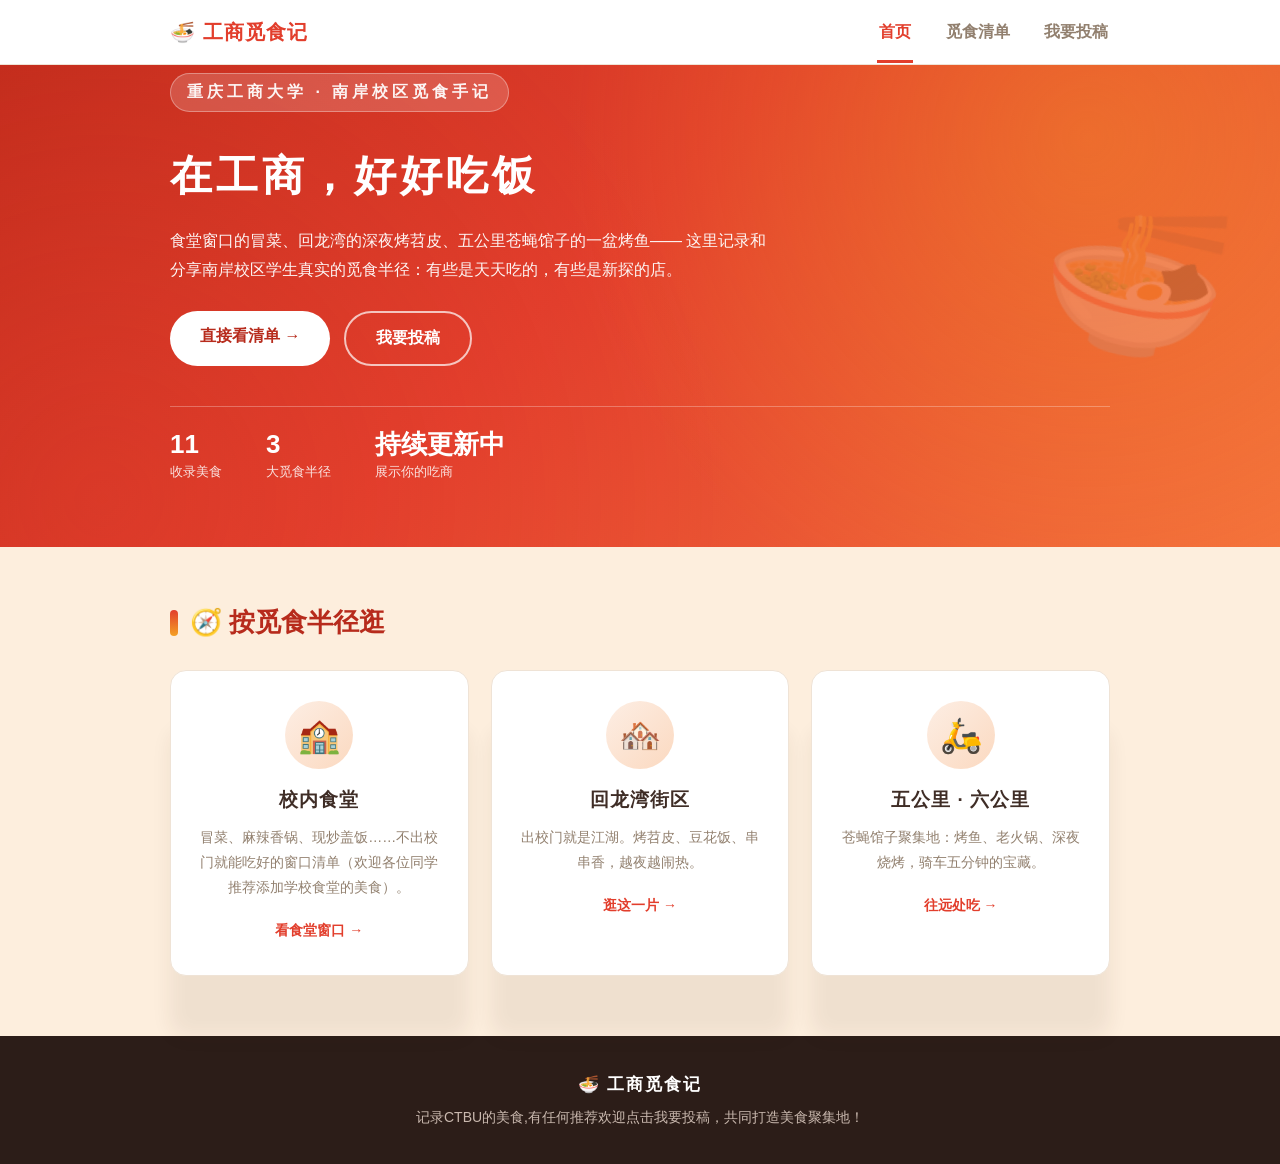
<file: index.html>
<!DOCTYPE html>
<html lang="zh-CN">
<head>
  <meta charset="UTF-8">
  <meta name="viewport" content="width=device-width, initial-scale=1.0">
  <meta name="description" content="工商觅食记 —— 记录重庆工商大学南岸校区的每一顿好饭：食堂、回龙湾、五公里。">
  <title>工商觅食记 | 首页</title>
  <link rel="stylesheet" href="css/style.css">
  <link rel="icon" href="favicon.ico" sizes="16x16 32x32 48x48 64x64">
  <link rel="icon" type="image/svg+xml" href="images/favicon.svg">
</head>
<body>

  <header class="site-header">
    <div class="container header-inner">
      <a class="logo" href="index.html">🍜 工商觅食记</a>
      <nav class="site-nav" aria-label="主导航">
        <a href="index.html" class="active" aria-current="page">首页</a>
        <a href="foods.html">觅食清单</a>
        <a href="share.html">我要投稿</a>
      </nav>
    </div>
  </header>

  <main>
    <section class="hero">
      <div class="hero-deco">🍜</div>
      <div class="container">
        <p class="hero-kicker">重庆工商大学 · 南岸校区觅食手记</p>
        <h1>在工商，好好吃饭</h1>
        <p>
          食堂窗口的冒菜、回龙湾的深夜烤苕皮、五公里苍蝇馆子的一盆烤鱼——
          这里记录和分享南岸校区学生真实的觅食半径：有些是天天吃的，有些是新探的店。
        </p>
        <div class="hero-actions">
          <a class="btn btn-primary" href="foods.html">直接看清单 →</a>
          <a class="btn btn-ghost" href="share.html">我要投稿</a>
        </div>
        <ul class="hero-stats">
          <li><strong>11</strong><span>收录美食</span></li>
          <li><strong>3</strong><span>大觅食半径</span></li>
          <li><strong>持续更新中</strong><span>展示你的吃商</span></li>
        </ul>
      </div>
    </section>

    <section class="picks container">
      <h2 class="section-title">🧭 按觅食半径逛</h2>
      <div class="grid">
        <article class="card">
          <div class="card-emoji">🏫</div>
          <h3>校内食堂</h3>
          <p>冒菜、麻辣香锅、现炒盖饭……不出校门就能吃好的窗口清单（欢迎各位同学推荐添加学校食堂的美食）。</p>
          <a class="card-link" href="foods.html#tab-canteen">看食堂窗口 →</a>
        </article>
        <article class="card">
          <div class="card-emoji">🏘️</div>
          <h3>回龙湾街区</h3>
          <p>出校门就是江湖。烤苕皮、豆花饭、串串香，越夜越闹热。</p>
          <a class="card-link" href="foods.html#tab-huilongwan">逛这一片 →</a>
        </article>
        <article class="card">
          <div class="card-emoji">🛵</div>
          <h3>五公里 · 六公里</h3>
          <p>苍蝇馆子聚集地：烤鱼、老火锅、深夜烧烤，骑车五分钟的宝藏。</p>
          <a class="card-link" href="foods.html#tab-wugongli">往远处吃 →</a>
        </article>
      </div>
    </section>
  </main>

  <button id="backTop" class="back-top" aria-label="返回顶部">↑</button>

  <footer class="site-footer">
    <div class="container">
      <p class="footer-logo">🍜 工商觅食记</p>
      <p>记录CTBU的美食,有任何推荐欢迎点击我要投稿，共同打造美食聚集地！</p>
    </div>
  </footer>

  <script src="js/main.js"></script>
</body>
</html>
</file>
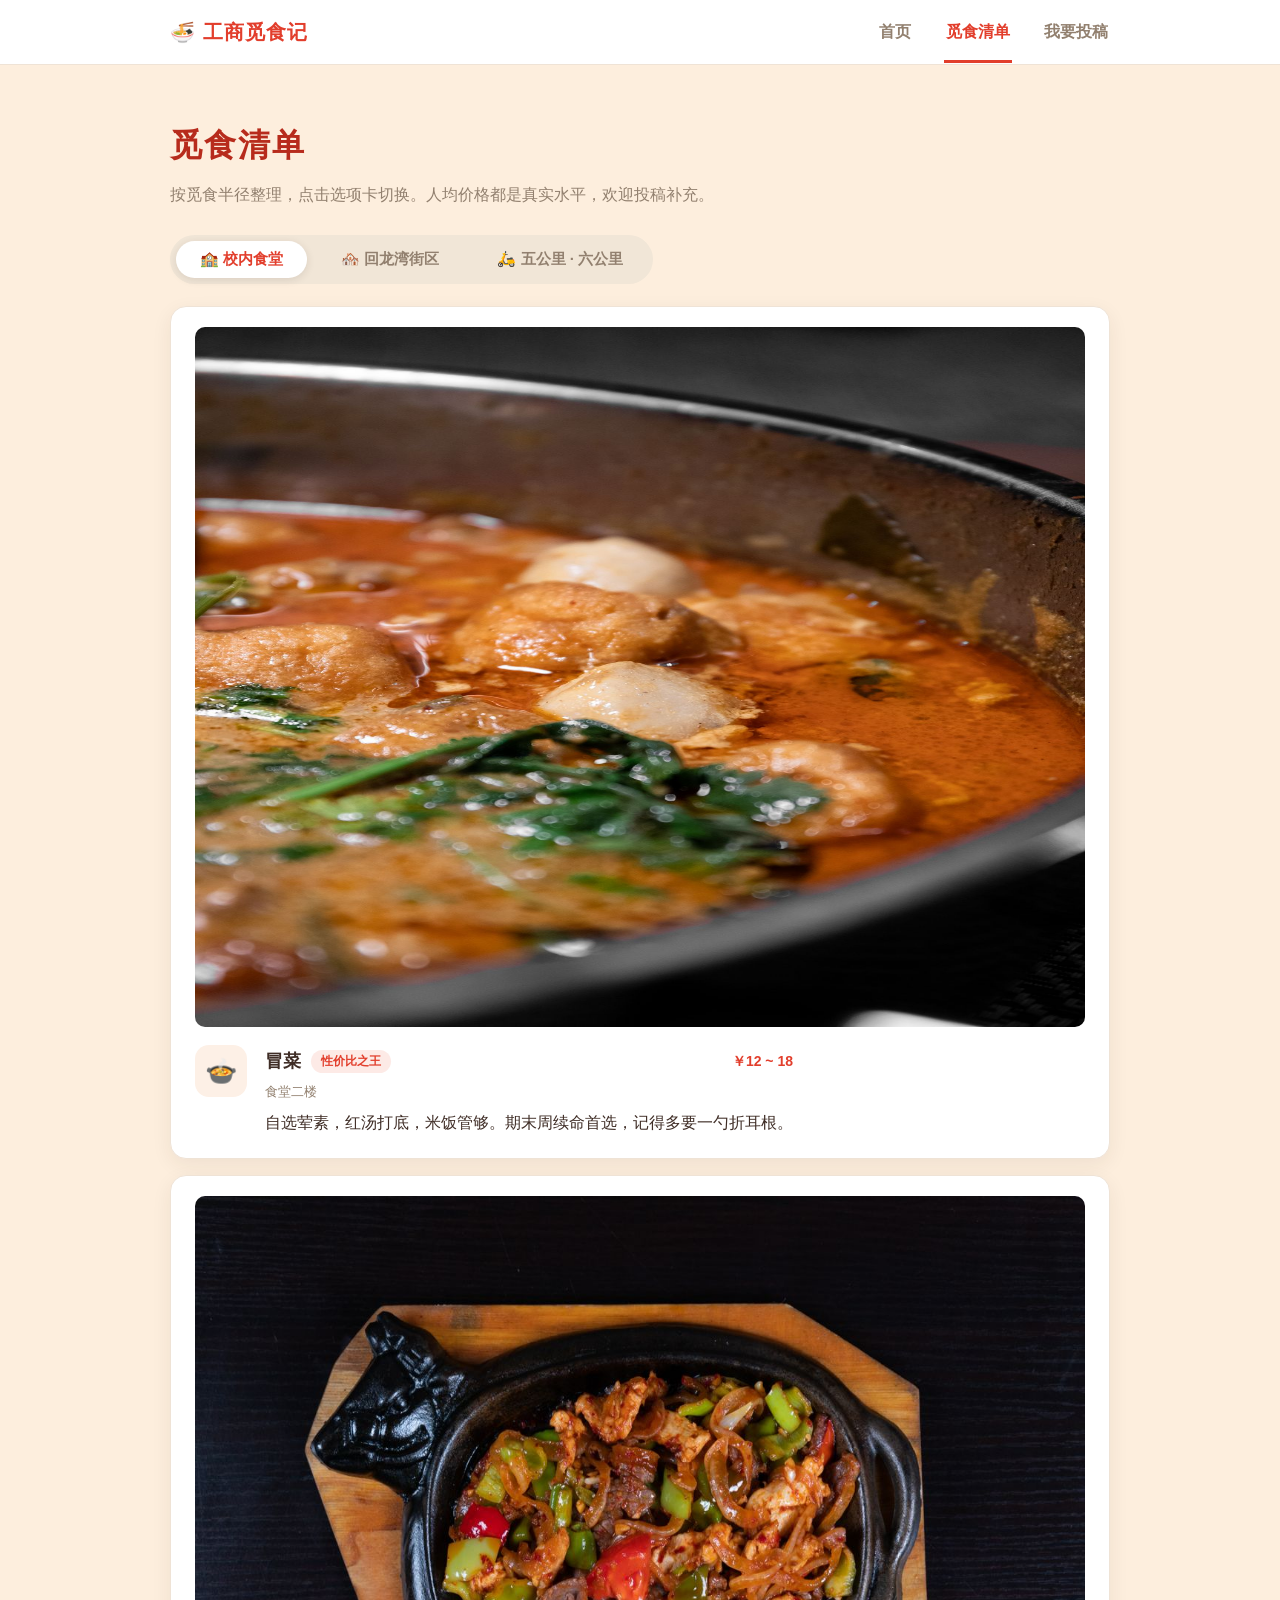
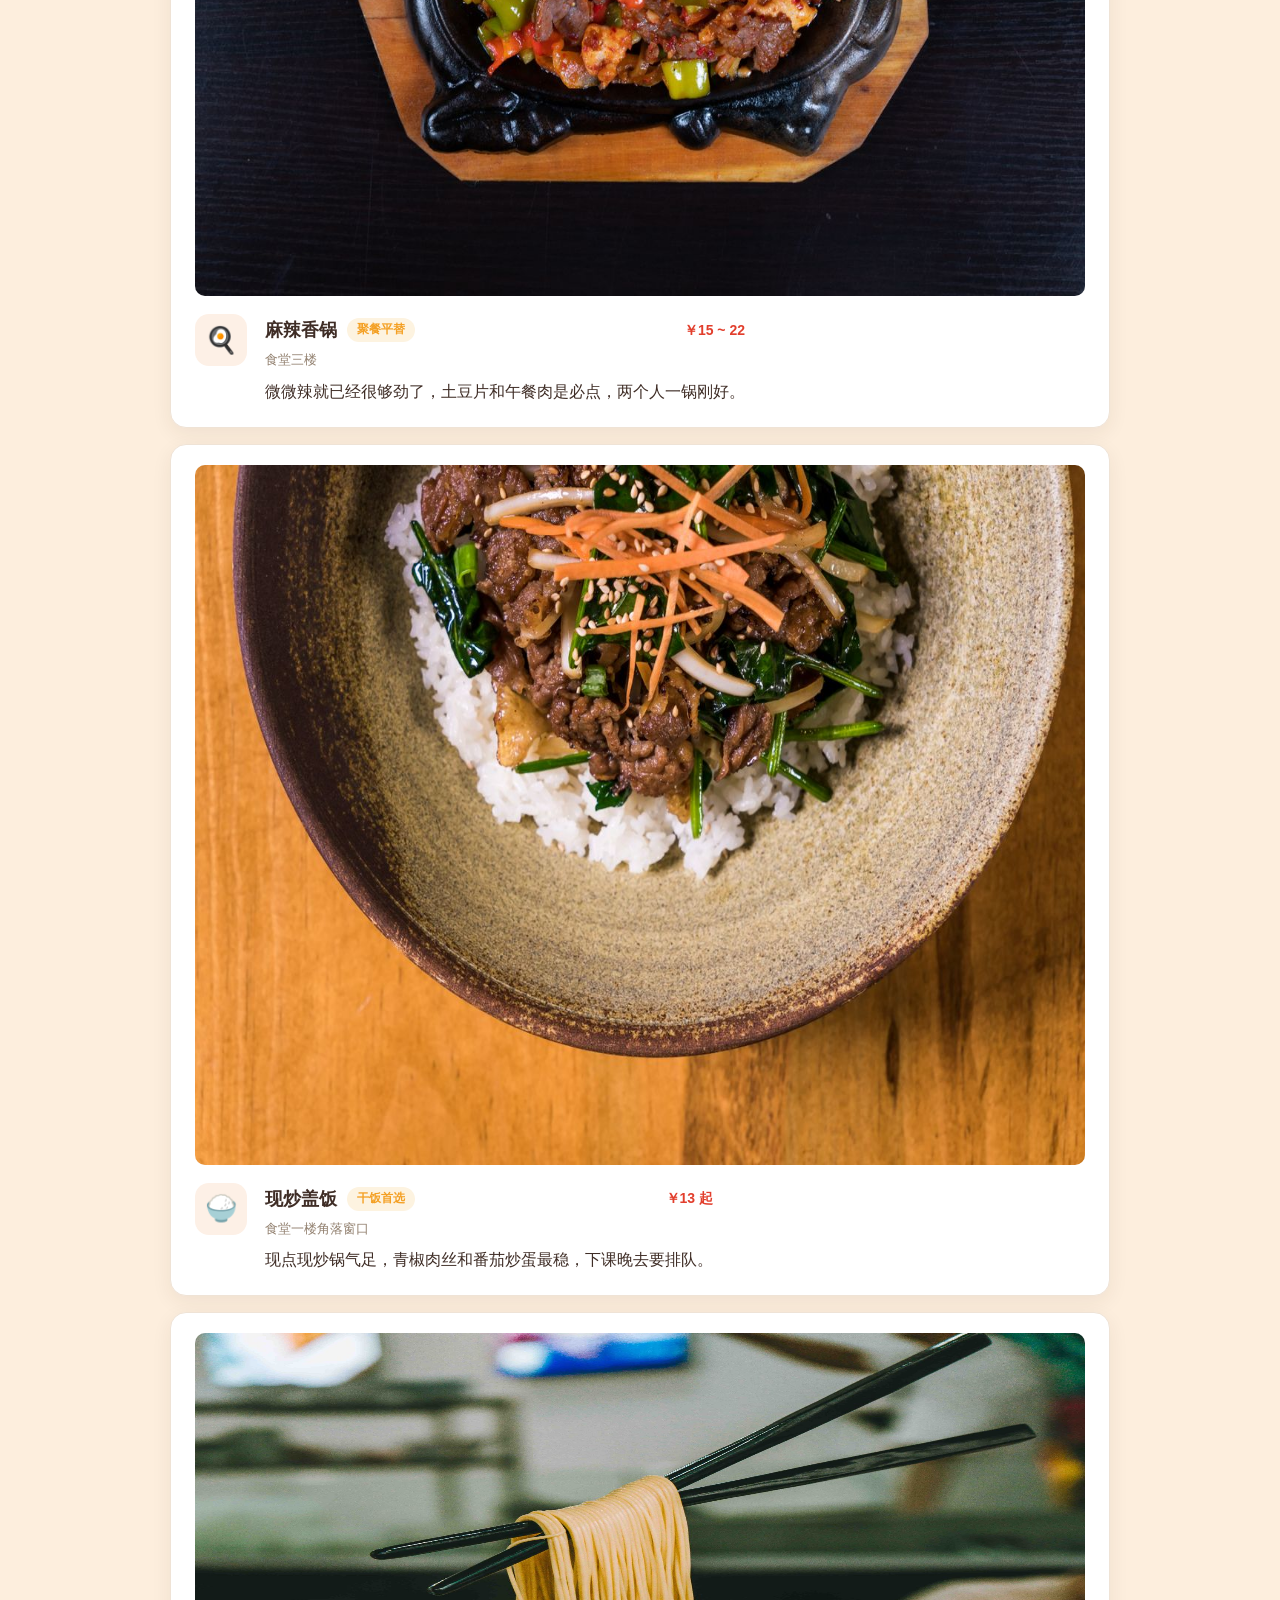
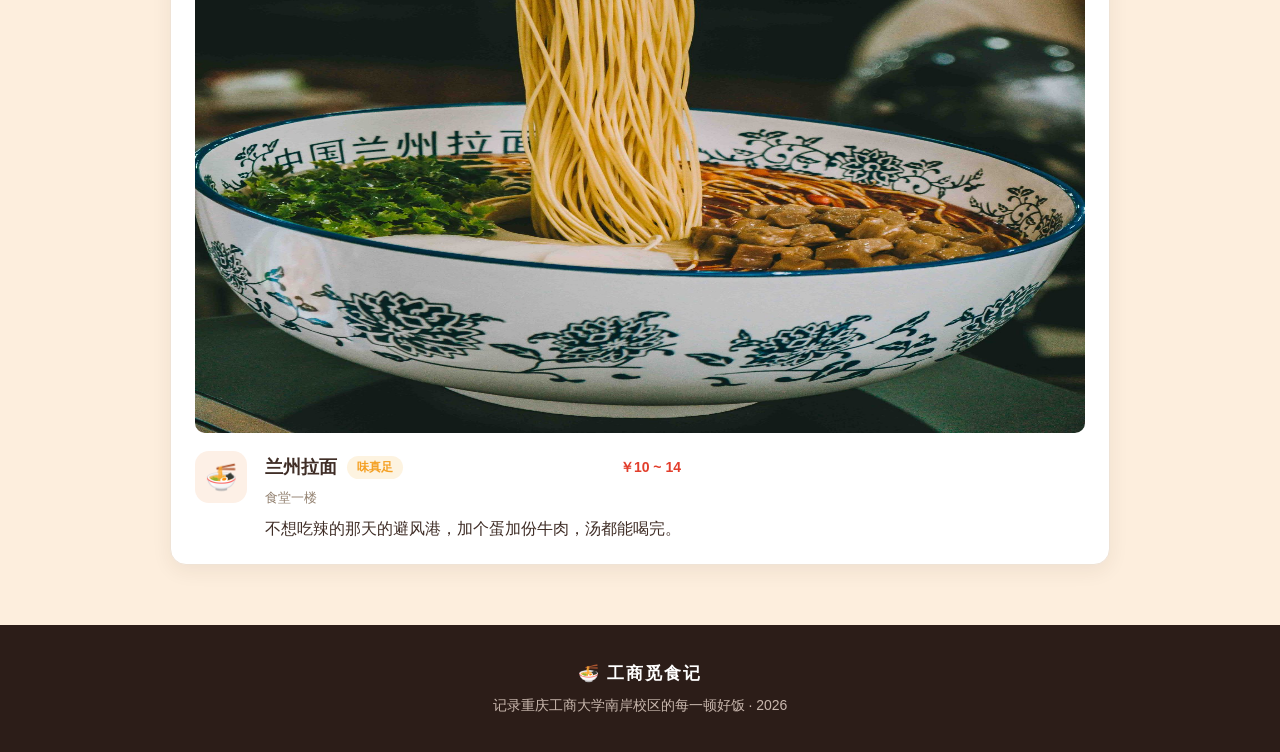
<file: foods.html>
<!DOCTYPE html>
<html lang="zh-CN">
<head>
  <meta charset="UTF-8">
  <meta name="viewport" content="width=device-width, initial-scale=1.0">
  <meta name="description" content="工商觅食清单：校内食堂、回龙湾街区、五公里六公里。">
  <title>觅食清单 | 工商觅食记</title>
  <link rel="stylesheet" href="css/style.css">
  <link rel="icon" href="favicon.ico" sizes="16x16 32x32 48x48 64x64">
  <link rel="icon" type="image/svg+xml" href="images/favicon.svg">
</head>
<body>

  <header class="site-header">
    <div class="container header-inner">
      <a class="logo" href="index.html">🍜 工商觅食记</a>
      <nav class="site-nav" aria-label="主导航">
        <a href="index.html">首页</a>
        <a href="foods.html" class="active" aria-current="page">觅食清单</a>
        <a href="share.html">我要投稿</a>
      </nav>
    </div>
  </header>

  <main class="container">
    <section class="page-head">
      <h1>觅食清单</h1>
      <p>按觅食半径整理，点击选项卡切换。人均价格都是真实水平，欢迎投稿补充。</p>
    </section>

    <div class="tabs" id="foodTabs" role="tablist" aria-label="觅食分类">
      <button class="tab-btn active" data-tab="tab-canteen" role="tab" aria-selected="true">🏫 校内食堂</button>
      <button class="tab-btn" data-tab="tab-huilongwan" role="tab" aria-selected="false">🏘️ 回龙湾街区</button>
      <button class="tab-btn" data-tab="tab-wugongli" role="tab" aria-selected="false">🛵 五公里 · 六公里</button>
    </div>

    <section class="tab-panel active" id="tab-canteen" role="tabpanel">
      <article class="food-item">
        <img class="food-img" src="images/冒菜清单.jpg" alt="红汤冒菜">
        <span class="food-badge" aria-hidden="true">🍲</span>
        <div class="food-info">
          <h3>冒菜 <span class="chip chip-hot">性价比之王</span><span class="price">￥12 ~ 18</span></h3>
          <p class="loc">食堂二楼</p>
          <p>自选荤素，红汤打底，米饭管够。期末周续命首选，记得多要一勺折耳根。</p>
        </div>
      </article>
      <article class="food-item">
        <img class="food-img" src="images/香锅.jpg" alt="麻辣香锅">
        <span class="food-badge" aria-hidden="true">🍳</span>
        <div class="food-info">
          <h3>麻辣香锅 <span class="chip">聚餐平替</span><span class="price">￥15 ~ 22</span></h3>
          <p class="loc">食堂三楼</p>
          <p>微微辣就已经很够劲了，土豆片和午餐肉是必点，两个人一锅刚好。</p>
        </div>
      </article>
      <article class="food-item">
        <img class="food-img" src="images/盖饭.jpg" alt="现炒盖饭">
        <span class="food-badge" aria-hidden="true">🍚</span>
        <div class="food-info">
          <h3>现炒盖饭 <span class="chip">干饭首选</span><span class="price">￥13 起</span></h3>
          <p class="loc">食堂一楼角落窗口</p>
          <p>现点现炒锅气足，青椒肉丝和番茄炒蛋最稳，下课晚去要排队。</p>
        </div>
      </article>
      <article class="food-item">
        <img class="food-img" src="images/拉面.jpg" alt="兰州拉面">
        <span class="food-badge" aria-hidden="true">🍜</span>
        <div class="food-info">
          <h3>兰州拉面 <span class="chip">味真足</span><span class="price">￥10 ~ 14</span></h3>
          <p class="loc">食堂一楼</p>
          <p>不想吃辣的那天的避风港，加个蛋加份牛肉，汤都能喝完。</p>
        </div>
      </article>
    </section>

    <section class="tab-panel" id="tab-huilongwan" role="tabpanel" hidden>
      <article class="food-item">
        <img class="food-img" src="images/苕皮.jpg" alt="夜市炭火烤串">
        <span class="food-badge" aria-hidden="true">🍢</span>
        <div class="food-info">
          <h3>烤苕皮 <span class="chip chip-hot">夜市必吃</span><span class="price">￥6 ~ 10 / 串</span></h3>
          <p class="loc">回龙湾小吃街 · 出校门步行几分钟</p>
          <p>苕皮烤到表面起泡，夹酸萝卜粒和海椒面，趁热咬一口会爆汁。街口第一家要排队，往里走两家不用等。</p>
        </div>
      </article>
      <article class="food-item">
        <img class="food-img" src="images/豆花.jpg" alt="一碗嫩豆花">
        <span class="food-badge" aria-hidden="true">🍚</span>
        <div class="food-info">
          <h3>豆花饭 <span class="chip">平价正餐</span><span class="price">￥10 ~ 15</span></h3>
          <p class="loc">回龙湾巷子里</p>
          <p>嫩豆花 + 一碟蘸水 + 甑子饭管添。重庆人最朴实的正餐，饭量大的同学的快乐老家。</p>
        </div>
      </article>
      <article class="food-item">
        <img class="food-img" src="images/串串.jpg" alt="夜市串串摊">
        <span class="food-badge" aria-hidden="true">🫕</span>
        <div class="food-info">
          <h3>串串香 <span class="chip chip-hot">多人局首选</span><span class="price">签签计数 · 人均 ￥40 ~ 60</span></h3>
          <p class="loc">回龙湾街区</p>
          <p>几个同学一起去才划算，牛肉和鸭肠多拿。数签签的那一刻最刺激，也最容易超预算。</p>
        </div>
      </article>
      <article class="food-item">
        <img class="food-img" src="images/洋芋.jpg" alt="炸锅巴洋芋">
        <span class="food-badge" aria-hidden="true">🥔</span>
        <div class="food-info">
          <h3>锅巴洋芋<span class="chip">嘴馋救星</span> <span class="price">￥6 ~ 10</span></h3>
          <p class="loc">回龙湾街边摊</p>
          <p>炸到外壳焦脆再拌料，海椒面多放才够味，边走边吃才对。</p>
        </div>
      </article>
    </section>

    <section class="tab-panel" id="tab-wugongli" role="tabpanel" hidden>
      <article class="food-item">
        <img class="food-img" src="images/烤鱼.jpg" alt="炭火烤鱼">
        <span class="food-badge" aria-hidden="true">🐟</span>
        <div class="food-info">
          <h3>苍蝇馆子烤鱼 <span class="chip chip-hot">聚餐首选</span><span class="price">人均 ￥30 ~ 50</span></h3>
          <p class="loc">六公里沿线</p>
          <p>藏在巷子里的老店，鱼现杀现烤，配一盆豆花和啤酒。人多去才划算，记得提前打电话留鱼。</p>
        </div>
      </article>
      <article class="food-item">
        <img class="food-img" src="images/火锅.jpg" alt="红油火锅锅底">
        <span class="food-badge" aria-hidden="true">🍲</span>
        <div class="food-info">
          <h3>社区老火锅 <span class="chip">生日局</span><span class="price">人均 ￥50 ~ 70</span></h3>
          <p class="loc">五公里 · 居民楼下</p>
          <p>比南山上便宜，锅底照样正宗。九宫格老油，毛肚七上八下，学生过生日的标准配置。</p>
        </div>
      </article>
      <article class="food-item">
        <img class="food-img" src="images/夜烧烤.jpg" alt="深夜路边烧烤摊">
        <span class="food-badge" aria-hidden="true">🍺</span>
        <div class="food-info">
          <h3>深夜烧烤<span class="chip">深夜觅食</span> <span class="price">人均 ￥25 ~ 40</span></h3>
          <p class="loc">五公里夜宵摊</p>
          <p>烤脑花、烤茄子、烤鸡翅，配冰饮料。考试周结束的那顿夜宵，是最香的。</p>
        </div>
      </article>
    </section>
  </main>

  <button id="backTop" class="back-top" aria-label="返回顶部">↑</button>

  <footer class="site-footer">
    <div class="container">
      <p class="footer-logo">🍜 工商觅食记</p>
      <p>记录重庆工商大学南岸校区的每一顿好饭 · 2026</p>
    </div>
  </footer>

  <script src="js/main.js"></script>
</body>
</html>
</file>
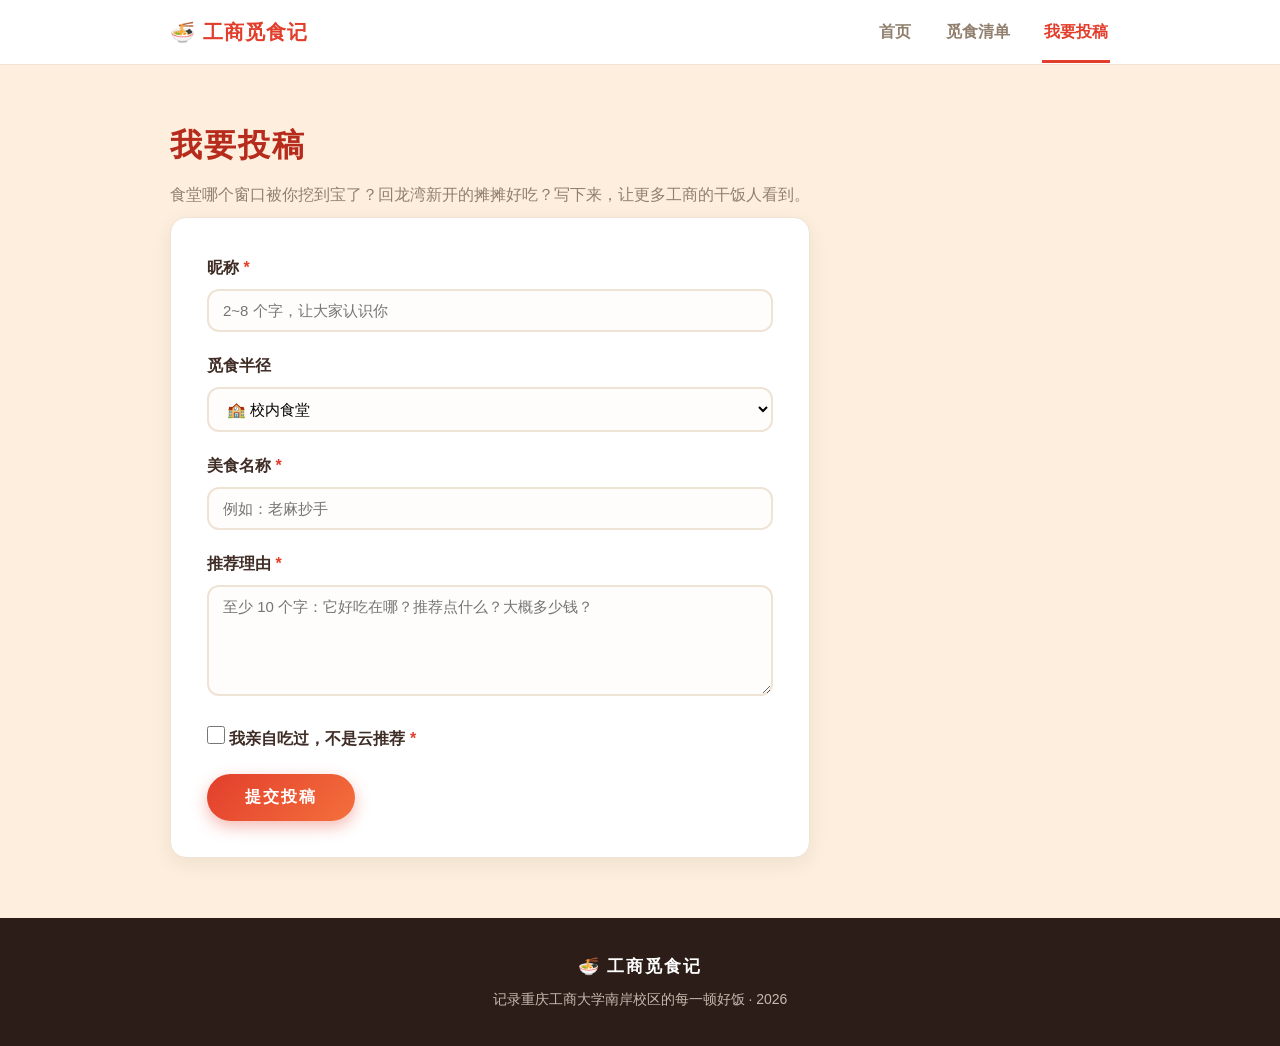
<file: share.html>
<!DOCTYPE html>
<html lang="zh-CN">
<head>
  <meta charset="UTF-8">
  <meta name="viewport" content="width=device-width, initial-scale=1.0">
  <meta name="description" content="向工商觅食记投稿你发现的美食。">
  <title>我要投稿 | 工商觅食记</title>
  <link rel="stylesheet" href="css/style.css">
  <link rel="icon" href="favicon.ico" sizes="16x16 32x32 48x48 64x64">
  <link rel="icon" type="image/svg+xml" href="images/favicon.svg">
</head>
<body>

  <header class="site-header">
    <div class="container header-inner">
      <a class="logo" href="index.html">🍜 工商觅食记</a>
      <nav class="site-nav" aria-label="主导航">
        <a href="index.html">首页</a>
        <a href="foods.html">觅食清单</a>
        <a href="share.html" class="active" aria-current="page">我要投稿</a>
      </nav>
    </div>
  </header>

  <main class="container">
    <section class="page-head">
      <h1>我要投稿</h1>
      <p>食堂哪个窗口被你挖到宝了？回龙湾新开的摊摊好吃？写下来，让更多工商的干饭人看到。</p>
    </section>

    <div class="success-box" id="successBox" role="status"></div>
    
    <form class="form-wrap" id="shareForm" novalidate>
      <div class="form-row">
        <label for="fNickname">昵称 <span class="required">*</span></label>
        <input type="text" id="fNickname" name="nickname" placeholder="2~8 个字，让大家认识你">
        <p class="error-msg"></p>
      </div>

      <div class="form-row">
        <label for="fCategory">觅食半径</label>
        <select id="fCategory" name="category">
          <option value="canteen">🏫 校内食堂</option>
          <option value="huilongwan">🏘️ 回龙湾街区</option>
          <option value="wugongli">🛵 五公里 · 六公里</option>
          <option value="other">🌏 其他（更远的也算）</option>
        </select>
      </div>

      <div class="form-row">
        <label for="fFood">美食名称 <span class="required">*</span></label>
        <input type="text" id="fFood" name="food" placeholder="例如：老麻抄手">
        <p class="error-msg"></p>
      </div>

      <div class="form-row">
        <label for="fReason">推荐理由 <span class="required">*</span></label>
        <textarea id="fReason" name="reason" rows="5" placeholder="至少 10 个字：它好吃在哪？推荐点什么？大概多少钱？"></textarea>
        <p class="error-msg"></p>
      </div>

      <div class="form-row">
        <label class="form-check">
          <input type="checkbox" id="fAgree" name="agree">
          <span>我亲自吃过，不是云推荐 <span class="required">*</span></span>
        </label>
        <p class="error-msg" id="agreeError">请勾选确认，云推荐是会被识破的</p>
      </div>

      <button type="submit" class="form-submit">提交投稿</button>
    </form>
  </main>

  <button id="backTop" class="back-top" aria-label="返回顶部">↑</button>

  <footer class="site-footer">
    <div class="container">
      <p class="footer-logo">🍜 工商觅食记</p>
      <p>记录重庆工商大学南岸校区的每一顿好饭 · 2026</p>
    </div>
  </footer>

  <script src="js/main.js"></script>
</body>
</html>
</file>
<file: css/style.css>
* {
  margin: 0;
  padding: 0;
  box-sizing: border-box;
}
body {
  font-family: "PingFang SC", "Microsoft YaHei", "Noto Sans SC", sans-serif;
  background-color: #fdeedd;
  color: #3f2d26;
  line-height: 1.8;
}

img {
  max-width: 100%;
  display: block;
}

.container {
  max-width: 980px;
  margin: 0 auto;
  padding: 0 20px;
}

.site-header {
  background: #ffffff;
  border-bottom: 1px solid #efe3d6;
  position: sticky;
  top: 0;
  z-index: 100;
}

.header-inner {
  display: flex;
  align-items: center;
  justify-content: space-between;
  height: 64px;
}

.logo {
  font-size: 20px;
  font-weight: 800;
  color: #e23e2c;
  text-decoration: none;
  letter-spacing: 1px;
}

.site-nav a {
  margin-left: 26px;
  text-decoration: none;
  color: #92806f;
  font-weight: 600;
  padding: 20px 2px;
  border-bottom: 3px solid transparent;
  transition: color 0.2s, border-color 0.2s;
}

.site-nav a:hover {
  color: #e23e2c;
}

.site-nav a.active {
  color: #e23e2c;
  border-bottom-color: #e23e2c;
}
/*头痛点导航栏背景渐变*/
.hero {
  position: relative;
  overflow: hidden;
  background:
    radial-gradient(circle at 85% 15%, rgba(244, 160, 36, 0.35), transparent 45%),
    radial-gradient(circle at 8% 90%, rgba(226, 62, 44, 0.22), transparent 50%),
    linear-gradient(135deg, #c22c1c 0%, #e23e2c 45%, #f4703c 100%);
  color: #fff;
  padding: 8px 0 64px;
}

.hero-deco {
  position: absolute;
  right: 4%;
  top: 16%;
  font-size: 150px;
  opacity: 0.18;
  transform: rotate(12deg);
  user-select: none;
}

.hero-kicker {
  display: inline-block;
  font-size: 14px;
  font-weight: 700;
  letter-spacing: 4px;
  background: rgba(255, 255, 255, 0.18);
  border: 1px solid rgba(255, 255, 255, 0.35);
  padding: 4px 16px;
  border-radius: 999px;
  margin-bottom: 18px;
}

.hero h1 {
  font-size: 42px;
  letter-spacing: 4px;
  margin-bottom: 14px;
}

.hero p {
  max-width: 600px;
  margin: 0 0 26px;
  opacity: 0.95;
  font-size: 16px;
}

.hero-actions {
  display: flex;
  gap: 14px;
  flex-wrap: wrap;
}

.btn {
  display: inline-block;
  padding: 11px 30px;
  border-radius: 999px;
  text-decoration: none;
  font-weight: 700;
  transition: transform 0.15s, box-shadow 0.2s, background-color 0.2s;
}

.btn-primary {
  background: #fff;
  color: #b72b1c;
}

.btn-primary:hover {
  transform: translateY(-2px);
  box-shadow: 0 8px 20px rgba(0, 0, 0, 0.18);
}

.btn-ghost {
  color: #fff;
  border: 2px solid rgba(255, 255, 255, 0.7);
}

.btn-ghost:hover {
  background: rgba(255, 255, 255, 0.15);
  transform: translateY(-2px);
}

.hero-stats {
  display: flex;
  gap: 44px;
  list-style: none;
  margin-top: 40px;
  padding-top: 22px;
  border-top: 1px solid rgba(255, 255, 255, 0.28);
}

.hero-stats li {
  display: flex;
  flex-direction: column;
}

.hero-stats strong {
  font-size: 26px;
  line-height: 1.2;
}

.hero-stats span {
  font-size: 13px;
  opacity: 0.85;
}

.section-title {
  font-size: 26px;
  color: #b72b1c;
  margin: 52px 0 24px;
  display: flex;
  align-items: center;
  gap: 12px;
}

.section-title::before {
  content: "";
  width: 8px;
  height: 26px;
  border-radius: 4px;
  background: linear-gradient(180deg, #e23e2c, #f4a024);
}
/*学分卡片*/
.grid {
  display: grid;
  grid-template-columns: repeat(3, 1fr);
  gap: 22px;
  margin-bottom: 60px;
}

.card {
  background: #ffffff;
  border: 1px solid #efe3d6;
  border-radius: 16px;
  box-shadow: 0 60px 20px rgba(51, 36, 31, 0.07);
  padding: 30px 24px;
  text-align: center;
  transition: transform 0.2s, box-shadow 0.25s;
}

.card:hover {
  transform: translateY(-6px);
  box-shadow: 0 14px 30px rgba(51, 36, 31, 0.14);
}

.card-emoji {
  width: 68px;
  height: 68px;
  margin: 0 auto 14px;
  display: flex;
  align-items: center;
  justify-content: center;
  font-size: 34px;
  border-radius: 50%;
  background: linear-gradient(135deg, #fdeee4, #fbd9c0);
}

.card h3 {
  margin-bottom: 8px;
  letter-spacing: 1px;
}

.card p {
  color: #92806f;
  font-size: 14px;
  margin-bottom: 16px;
}

.card-link {
  color: #e23e2c;
  text-decoration: none;
  font-weight: 700;
  font-size: 14px;
}

.card-link:hover {
  text-decoration: underline;
}


.page-head {
  margin: 52px 0 8px;
}

.page-head h1 {
  font-size: 32px;
  letter-spacing: 2px;
  margin-bottom: 6px;
  color: #b72b1c;
}

.page-head p {
  color: #92806f;
}

.tabs {
  display: flex;
  gap: 10px;
  margin: 26px 0 22px;
  flex-wrap: wrap;
  padding: 6px;
  background: #f1e6d7;
  border-radius: 999px;
  width: fit-content;
}

.tab-btn {
  padding: 9px 24px;
  border: none;
  border-radius: 999px;
  background: transparent;
  color: #92806f;
  font-size: 15px;
  font-weight: 700;
  cursor: pointer;
  transition: background-color 0.2s, color 0.2s, box-shadow 0.2s;
}

.tab-btn:hover {
  color: #e23e2c;
}

.tab-btn.active {
  background: #fff;
  color: #e23e2c;
  box-shadow: 0 2px 8px rgba(51, 36, 31, 0.12);
}

.tab-panel {
  margin-bottom: 60px;
}


.food-item {
  display: flex;
  flex-wrap: wrap;
  gap: 18px;
  align-items: flex-start;
  background: #ffffff;
  border: 1px solid #efe3d6;
  border-radius: 16px;
  box-shadow: 0 6px 20px rgba(51, 36, 31, 0.07);
  padding: 20px 24px;
  margin-bottom: 16px;
  transition: transform 0.2s, box-shadow 0.25s;
}

.food-item:hover {
  transform: translateX(6px);
  box-shadow: 0 14px 30px rgba(51, 36, 31, 0.14);
}

.food-badge {
  flex: none;
  width: 52px;
  height: 52px;
  display: flex;
  align-items: center;
  justify-content: center;
  font-size: 26px;
  border-radius: 14px;
  background: #fdf0e6;
}

.food-info h3 {
  font-size: 18px;
  display: flex;
  align-items: center;
  gap: 10px;
  flex-wrap: wrap;
}

.food-img {
  flex: 1 1 100%;
  width: 100%;
  height:700px;
  border-radius: 10px;
}

.chip {
  font-size: 12px;
  font-weight: 700;
  color: #f4a024;
  background: #fdf3e0;
  padding: 1px 10px;
  border-radius: 999px;
}

.chip-hot {
  color: #e23e2c;
  background: #fdeae6;
}

.price {
  margin-left: auto;
  color: #e23e2c;
  font-size: 14px;
  font-weight: 800;
  white-space: nowrap;
}

.loc {
  color: #92806f;
  font-size: 13px;
  margin: 2px 0 6px;
}

.form-wrap {
  background: #ffffff;
  border: 1px solid #efe3d6;
  border-radius: 16px;
  box-shadow: 0 6px 20px rgba(51, 36, 31, 0.07);
  padding: 36px;
  max-width: 640px;
  margin-bottom: 60px;
}

.form-row {
  margin-bottom: 20px;
}

.form-row label {
  display: block;
  font-weight: 700;
  margin-bottom: 6px;
}

.form-row label .required {
  color: #e23e2c;
}
/*头痛点错误提示*/
.form-row input[type="text"],
.form-row select,
.form-row textarea {
  width: 100%;
  padding: 11px 14px;
  border: 2px solid #efe3d6;
  border-radius: 12px;
  font-size: 15px;
  font-family: inherit;
  background: #fffdfb;
  transition: border-color 0.2s, box-shadow 0.2s;
}

.form-row input:focus,
.form-row select:focus,
.form-row textarea:focus {
  outline: none;
  border-color: #f4a024;
  box-shadow: 0 0 0 3px rgba(244, 160, 36, 0.18);
}

.error-msg {
  display: none;
  color: #b72b1c;
  font-size: 13px;
  margin-top: 4px;
}

.form-row.invalid input,
.form-row.invalid textarea {
  border-color: #e23e2c;
}

.form-row.invalid .error-msg {
  display: block;
}

.form-check {
  display: flex;
  align-items: center;
  gap: 8px;
  cursor: pointer;
}

.form-check input {
  width: 18px;
  height: 18px;
  accent-color: #e23e2c;
}

.form-submit {
  background: linear-gradient(135deg, #e23e2c, #f4703c);
  color: #fff;
  border: none;
  padding: 13px 38px;
  border-radius: 999px;
  font-size: 16px;
  font-weight: 800;
  letter-spacing: 2px;
  cursor: pointer;
  box-shadow: 0 6px 16px rgba(226, 62, 44, 0.35);
  transition: transform 0.15s, box-shadow 0.2s;
}

.form-submit:hover {
  transform: translateY(-2px);
  box-shadow: 0 10px 22px rgba(226, 62, 44, 0.4);
}

.form-submit:active {
  transform: translateY(0);
}

.success-box {
  display: none;
  background: #eaf8f0;
  border: 2px solid #58c98b;
  color: #1f7a4d;
  border-radius: 16px;
  padding: 18px 22px;
  margin-bottom: 22px;
}

.success-box.show {
  display: block;
}

.back-top {
  position: fixed;
  right: 28px;
  bottom: 28px;
  width: 48px;
  height: 48px;
  border: none;
  border-radius: 50%;
  background: #e23e2c;
  color: #fff;
  font-size: 20px;
  cursor: pointer;
  box-shadow: 0 14px 30px rgba(51, 36, 31, 0.14);
  opacity: 0;
  visibility: hidden;
  transform: translateY(12px);
  transition: opacity 0.25s, transform 0.25s, visibility 0.25s, background-color 0.2s;
}

.back-top.show {
  opacity: 1;
  visibility: visible;
  transform: translateY(0);
}

.back-top:hover {
  background: #b72b1c;
}

.site-footer {
  background: #2c1d18;
  color: #c9b8ae;
  text-align: center;
  padding: 34px 0;
  font-size: 14px;
}

.footer-logo {
  font-size: 17px;
  font-weight: 800;
  color: #fff;
  letter-spacing: 2px;
  margin-bottom: 4px;
}

@media (max-width: 680px) {
  .header-inner {
    flex-direction: column;
    height: auto;
    padding: 12px 0 10px;
    gap: 2px;
  }

  .site-nav a {
    margin-left: 16px;
    padding: 10px 2px;
  }

  .hero {
    padding: 56px 0 44px;
  }

  .hero h1 {
    font-size: 28px;
  }

  .hero-deco {
    font-size: 90px;
  }

  .hero-stats {
    gap: 28px;
  }

  .grid {
    grid-template-columns: 1fr;
  }

  .price {
    margin-left: 0;
    width: 100%;
  }

  .food-item {
    flex-direction: column;
    gap: 10px;
  }
}
</file>
